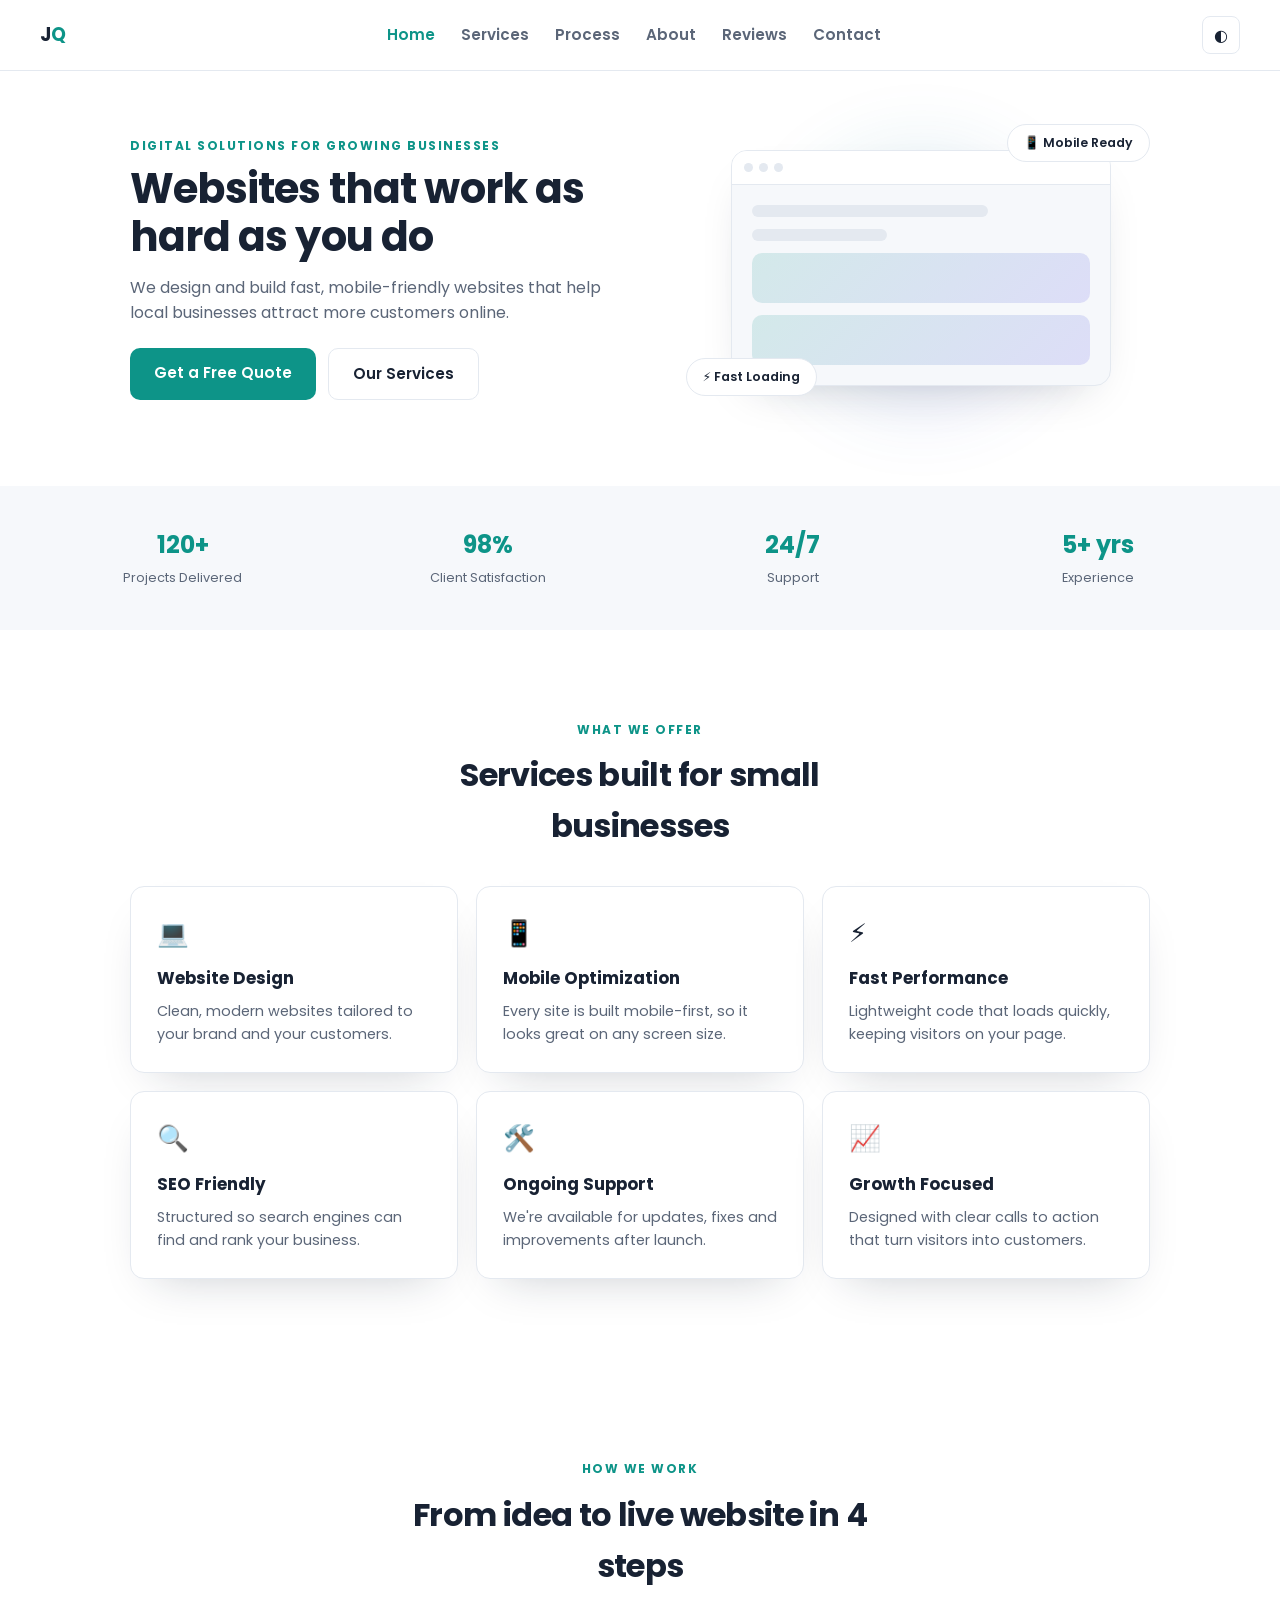
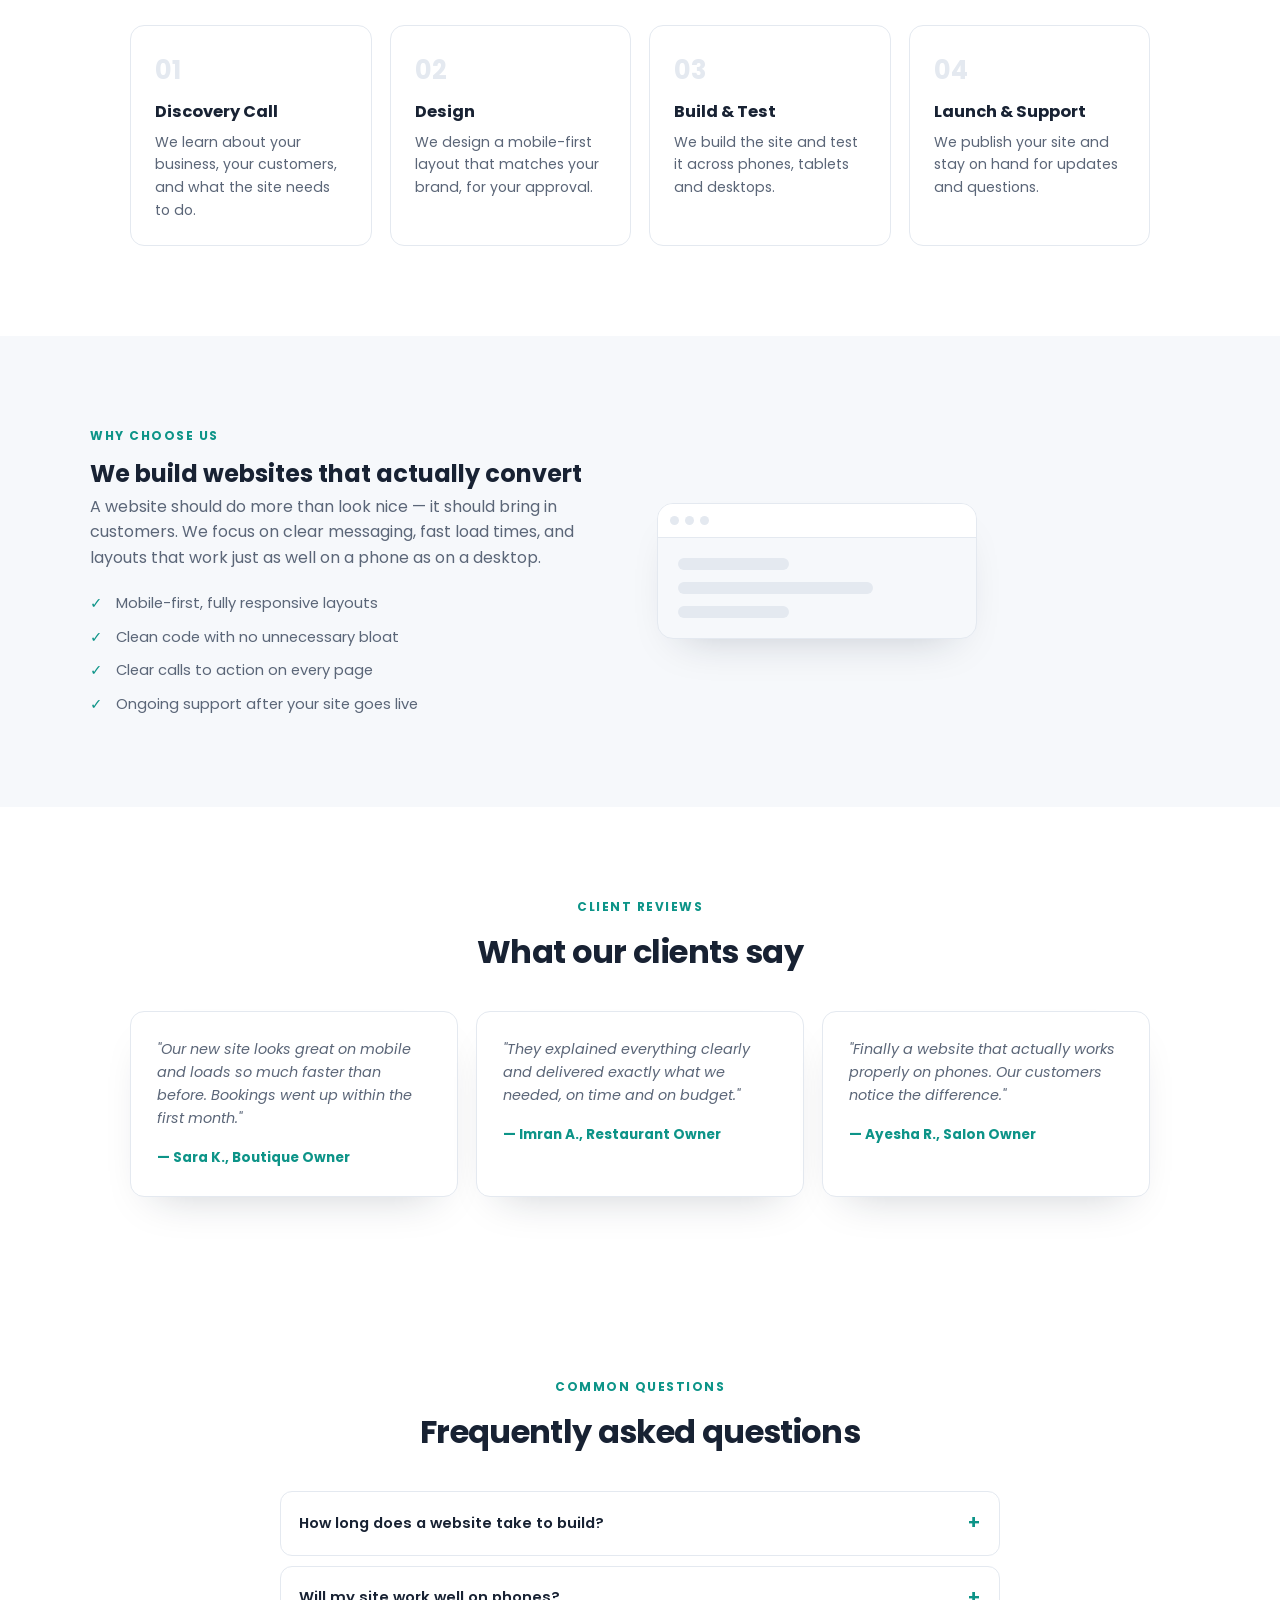
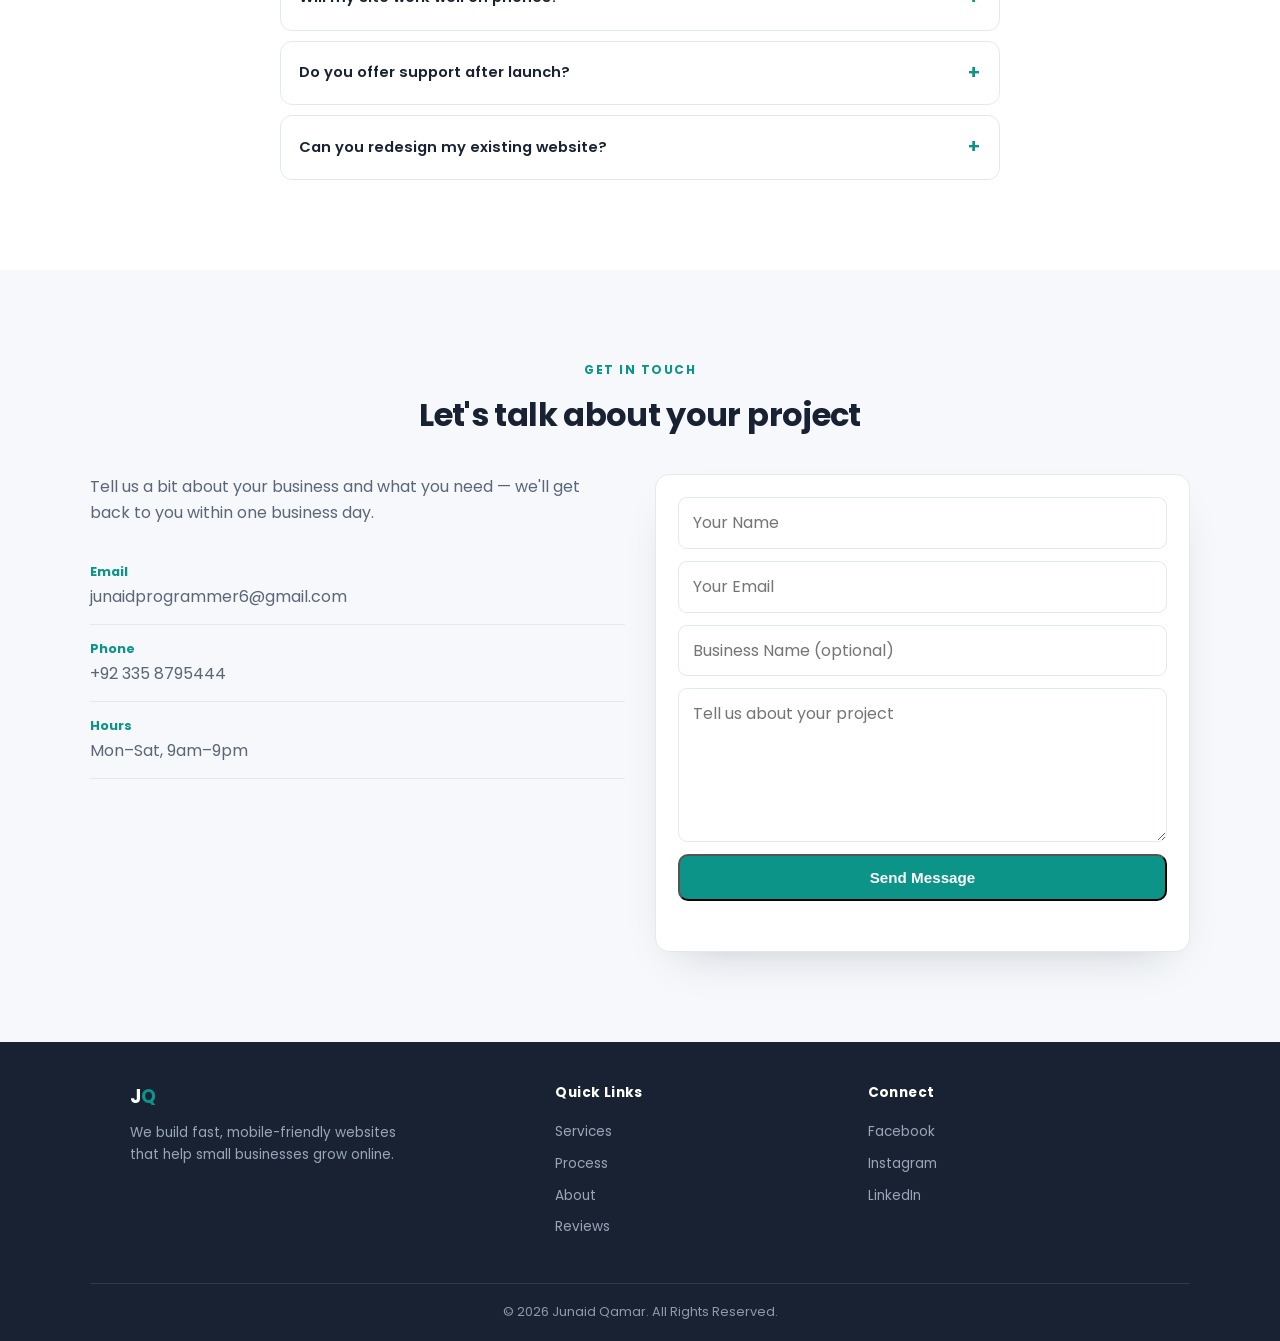
<file: index.html>
<!DOCTYPE html>
<html lang="en">
<head>
<meta charset="utf-8">
<meta name="viewport" content="width=device-width, initial-scale=1">
<title>Junaid Qamar — Digital Solutions for Your Business</title>
<link href="https://fonts.googleapis.com/css2?family=Poppins:wght@400;600;700&display=swap" rel="stylesheet">
<link rel="stylesheet" href="style.css">
</head>
<body>

<div class="progress-bar" id="progressBar"></div>

<header class="header" id="header">
  <a href="#home" class="logo">J<span>Q</span></a>
  <nav class="nav" id="nav">
    <a href="#home" class="active">Home</a>
    <a href="#services">Services</a>
    <a href="#process">Process</a>
    <a href="#about">About</a>
    <a href="#testimonials">Reviews</a>
    <a href="#contact">Contact</a>
  </nav>
  <div class="header-actions">
    <button class="theme-btn" id="themeBtn" aria-label="Toggle light or dark mode">◐</button>
    <button class="menu-btn" id="menuBtn" aria-label="Open menu">☰</button>
  </div>
</header>

<section class="hero" id="home">
  <div class="hero-text reveal">
    <p class="eyebrow">DIGITAL SOLUTIONS FOR GROWING BUSINESSES</p>
    <h1>Websites that work as hard as you do</h1>
    <p class="sub">We design and build fast, mobile-friendly websites that help local businesses attract more customers online.</p>
    <div class="cta">
      <a href="#contact" class="btn primary">Get a Free Quote</a>
      <a href="#services" class="btn secondary">Our Services</a>
    </div>
  </div>
  <div class="hero-visual reveal">
    <div class="blob"></div>
    <div class="mock-screen">
      <div class="mock-bar"><span></span><span></span><span></span></div>
      <div class="mock-body">
        <div class="mock-line w70"></div>
        <div class="mock-line w40"></div>
        <div class="mock-card"></div>
        <div class="mock-card"></div>
      </div>
    </div>
    <div class="float-badge badge-1">📱 Mobile Ready</div>
    <div class="float-badge badge-2">⚡ Fast Loading</div>
  </div>
</section>

<section class="stats">
  <div class="stat reveal"><b>120+</b><span>Projects Delivered</span></div>
  <div class="stat reveal"><b>98%</b><span>Client Satisfaction</span></div>
  <div class="stat reveal"><b>24/7</b><span>Support</span></div>
  <div class="stat reveal"><b>5+ yrs</b><span>Experience</span></div>
</section>

<section class="section" id="services">
  <div class="section-head reveal">
    <p class="eyebrow">WHAT WE OFFER</p>
    <h2>Services built for small businesses</h2>
  </div>
  <div class="grid-3">
    <div class="card reveal">
      <div class="icon">💻</div>
      <h3>Website Design</h3>
      <p>Clean, modern websites tailored to your brand and your customers.</p>
    </div>
    <div class="card reveal">
      <div class="icon">📱</div>
      <h3>Mobile Optimization</h3>
      <p>Every site is built mobile-first, so it looks great on any screen size.</p>
    </div>
    <div class="card reveal">
      <div class="icon">⚡</div>
      <h3>Fast Performance</h3>
      <p>Lightweight code that loads quickly, keeping visitors on your page.</p>
    </div>
    <div class="card reveal">
      <div class="icon">🔍</div>
      <h3>SEO Friendly</h3>
      <p>Structured so search engines can find and rank your business.</p>
    </div>
    <div class="card reveal">
      <div class="icon">🛠️</div>
      <h3>Ongoing Support</h3>
      <p>We're available for updates, fixes and improvements after launch.</p>
    </div>
    <div class="card reveal">
      <div class="icon">📈</div>
      <h3>Growth Focused</h3>
      <p>Designed with clear calls to action that turn visitors into customers.</p>
    </div>
  </div>
</section>

<section class="section" id="process">
  <div class="section-head reveal">
    <p class="eyebrow">HOW WE WORK</p>
    <h2>From idea to live website in 4 steps</h2>
  </div>
  <div class="steps">
    <div class="step reveal">
      <div class="step-num">01</div>
      <h3>Discovery Call</h3>
      <p>We learn about your business, your customers, and what the site needs to do.</p>
    </div>
    <div class="step reveal">
      <div class="step-num">02</div>
      <h3>Design</h3>
      <p>We design a mobile-first layout that matches your brand, for your approval.</p>
    </div>
    <div class="step reveal">
      <div class="step-num">03</div>
      <h3>Build & Test</h3>
      <p>We build the site and test it across phones, tablets and desktops.</p>
    </div>
    <div class="step reveal">
      <div class="step-num">04</div>
      <h3>Launch & Support</h3>
      <p>We publish your site and stay on hand for updates and questions.</p>
    </div>
  </div>
</section>

<section class="section alt" id="about">
  <div class="about-grid">
    <div class="reveal">
      <p class="eyebrow">WHY CHOOSE US</p>
      <h2>We build websites that actually convert</h2>
      <p class="sub">A website should do more than look nice — it should bring in customers. We focus on clear messaging, fast load times, and layouts that work just as well on a phone as on a desktop.</p>
      <ul class="check-list">
        <li>Mobile-first, fully responsive layouts</li>
        <li>Clean code with no unnecessary bloat</li>
        <li>Clear calls to action on every page</li>
        <li>Ongoing support after your site goes live</li>
      </ul>
    </div>
    <div class="reveal">
      <div class="mock-screen small">
        <div class="mock-bar"><span></span><span></span><span></span></div>
        <div class="mock-body">
          <div class="mock-line w40"></div>
          <div class="mock-line w70"></div>
          <div class="mock-line w40"></div>
        </div>
      </div>
    </div>
  </div>
</section>

<section class="section" id="testimonials">
  <div class="section-head reveal">
    <p class="eyebrow">CLIENT REVIEWS</p>
    <h2>What our clients say</h2>
  </div>
  <div class="grid-3">
    <div class="card quote reveal">
      <p>"Our new site looks great on mobile and loads so much faster than before. Bookings went up within the first month."</p>
      <strong>— Sara K., Boutique Owner</strong>
    </div>
    <div class="card quote reveal">
      <p>"They explained everything clearly and delivered exactly what we needed, on time and on budget."</p>
      <strong>— Imran A., Restaurant Owner</strong>
    </div>
    <div class="card quote reveal">
      <p>"Finally a website that actually works properly on phones. Our customers notice the difference."</p>
      <strong>— Ayesha R., Salon Owner</strong>
    </div>
  </div>
</section>

<section class="section" id="faq">
  <div class="section-head reveal">
    <p class="eyebrow">COMMON QUESTIONS</p>
    <h2>Frequently asked questions</h2>
  </div>
  <div class="faq-list reveal">
    <div class="faq-item">
      <button class="faq-q">How long does a website take to build? <span>+</span></button>
      <div class="faq-a"><p>Most small business sites take 2–4 weeks from discovery call to launch, depending on how much content you have ready.</p></div>
    </div>
    <div class="faq-item">
      <button class="faq-q">Will my site work well on phones? <span>+</span></button>
      <div class="faq-a"><p>Yes — every site is built mobile-first, meaning it's designed for phones first and scaled up for tablets and desktops.</p></div>
    </div>
    <div class="faq-item">
      <button class="faq-q">Do you offer support after launch? <span>+</span></button>
      <div class="faq-a"><p>Yes, we offer ongoing support for updates, fixes and small changes after your site goes live.</p></div>
    </div>
    <div class="faq-item">
      <button class="faq-q">Can you redesign my existing website? <span>+</span></button>
      <div class="faq-a"><p>Absolutely. We can redesign and modernize an existing site while keeping the content and branding you want to retain.</p></div>
    </div>
  </div>
</section>

<section class="section alt" id="contact">
  <div class="section-head reveal">
    <p class="eyebrow">GET IN TOUCH</p>
    <h2>Let's talk about your project</h2>
  </div>
  <div class="contact-grid">
    <div class="reveal">
      <p class="sub">Tell us a bit about your business and what you need — we'll get back to you within one business day.</p>
      <div class="info-item"><strong>Email</strong><span>junaidprogrammer6@gmail.com</span></div>
      <div class="info-item"><strong>Phone</strong><span>+92 335 8795444</span></div>
      <div class="info-item"><strong>Hours</strong><span>Mon–Sat, 9am–9pm</span></div>
    </div>
    <form class="form reveal" id="contactForm">
      <input type="text" id="name" placeholder="Your Name" required>
      <input type="email" id="email" placeholder="Your Email" required>
      <input type="text" id="business" placeholder="Business Name (optional)">
      <textarea id="message" rows="5" placeholder="Tell us about your project" required></textarea>
      <button type="submit" class="btn primary">Send Message</button>
      <p class="form-msg" id="formMsg"></p>
    </form>
  </div>
</section>

<footer class="footer">
  <div class="footer-top">
    <div class="footer-brand">
      <a href="#home" class="logo">J<span>Q</span></a>
      <p>We build fast, mobile-friendly websites that help small businesses grow online.</p>
    </div>
    <div class="footer-col">
      <h4>Quick Links</h4>
      <a href="#services">Services</a>
      <a href="#process">Process</a>
      <a href="#about">About</a>
      <a href="#testimonials">Reviews</a>
    </div>
    <div class="footer-col">
      <h4>Connect</h4>
      <a href="https://www.facebook.com/profile.php?id=61586148756602" aria-label="Facebook" target="_blank">Facebook</a>
      <a href="https://www.instagram.com/aiwithjq_official/" aria-label="Instagram" target="_blank">Instagram</a>
      <a href="https://www.linkedin.com/in/junaid-programmer" aria-label="LinkedIn" target="_blank">LinkedIn</a>
    </div>
  </div>
  <div class="footer-bottom">
    <p>© <span id="year"></span> Junaid Qamar. All Rights Reserved.</p>
  </div>
</footer>

<button class="top-btn" id="topBtn" aria-label="Back to top">↑</button>
<script src="script.js"></script>
</body>
</html>
</file>
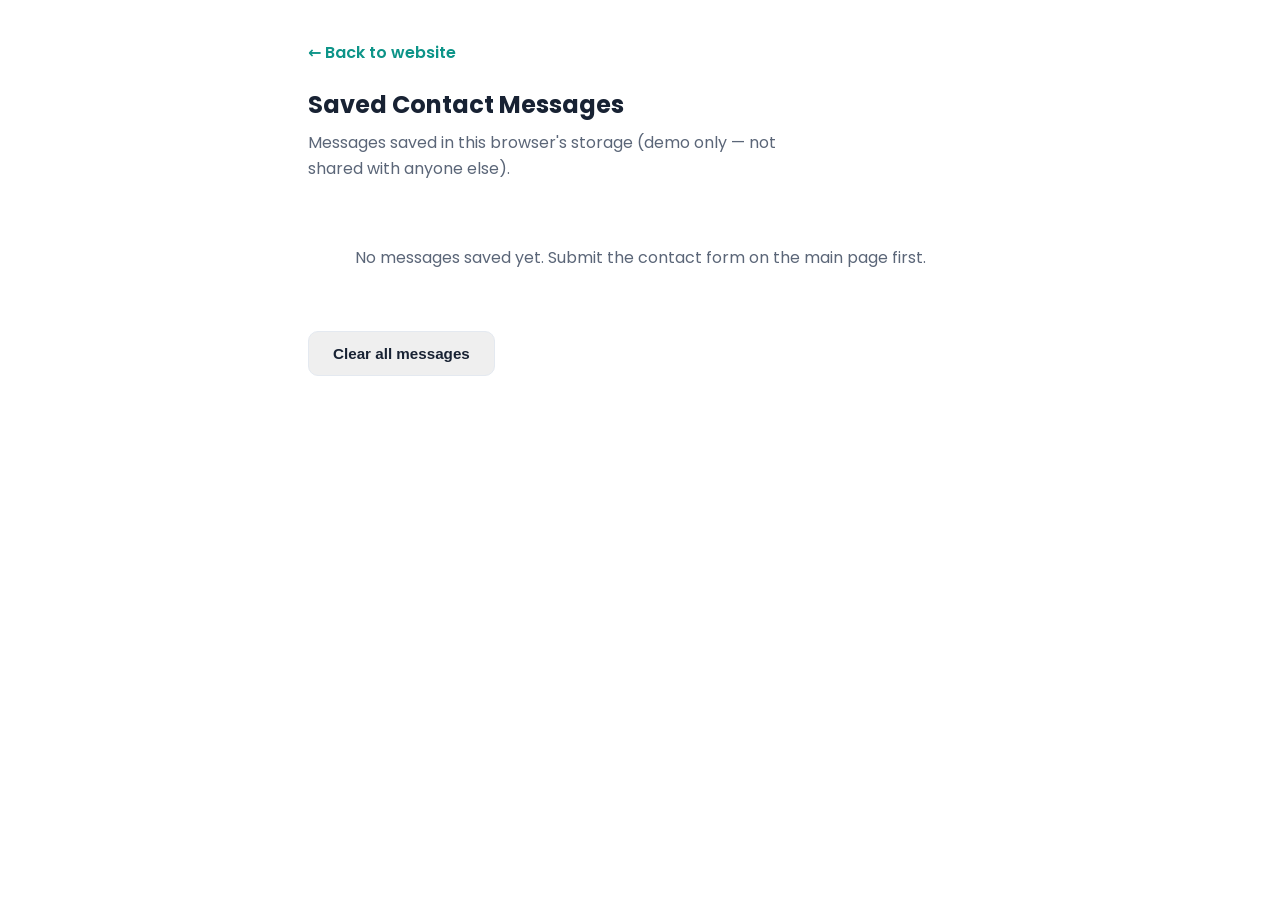
<file: messages.html>
<!DOCTYPE html>
<html lang="en">
<head>
<meta charset="utf-8">
<meta name="viewport" content="width=device-width, initial-scale=1">
<title>Saved Messages | Junaid Qamar</title>
<link href="https://fonts.googleapis.com/css2?family=Poppins:wght@400;600;700&display=swap" rel="stylesheet">
<link rel="stylesheet" href="style.css">
<style>
  body{padding-top:0}
  .wrap{max-width:700px;margin:0 auto;padding:40px 18px 80px}
  .msg-card{background:var(--card);border:1px solid var(--line);border-radius:12px;padding:18px;margin-bottom:14px;box-shadow:var(--shadow)}
  .msg-card .top{display:flex;justify-content:space-between;align-items:baseline;margin-bottom:6px}
  .msg-card b{font-size:1rem}
  .msg-card time{color:var(--mut);font-size:.78rem}
  .msg-card .meta{color:var(--primary);font-size:.82rem;margin-bottom:8px}
  .msg-card p{color:var(--mut);font-size:.92rem}
  .empty{color:var(--mut);text-align:center;padding:40px 0}
  .clear-btn{margin-top:20px}
</style>
</head>
<body>
<div class="wrap">
  <p style="margin-bottom:20px"><a href="index.html" style="color:var(--primary);font-weight:600">← Back to website</a></p>
  <h2 style="margin-bottom:6px">Saved Contact Messages</h2>
  <p class="sub" style="margin-bottom:24px">Messages saved in this browser's storage (demo only — not shared with anyone else).</p>
  <div id="list"></div>
  <button class="btn secondary clear-btn" id="clearBtn">Clear all messages</button>
</div>

<script>
(function () {
  const root = document.documentElement;
  try { const saved = localStorage.getItem("jq_theme"); if (saved) root.dataset.theme = saved; } catch {}
})();

const KEY = "jq_contact_messages";
function escapeHtml(s) {
  return String(s).replace(/[&<>"]/g, c => ({ "&": "&amp;", "<": "&lt;", ">": "&gt;", '"': "&quot;" }[c]));
}
function render() {
  const list = document.getElementById("list");
  let messages = [];
  try { messages = JSON.parse(localStorage.getItem(KEY) || "[]"); } catch {}
  if (messages.length === 0) {
    list.innerHTML = '<p class="empty">No messages saved yet. Submit the contact form on the main page first.</p>';
    return;
  }
  list.innerHTML = messages.map(m => `
    <div class="msg-card">
      <div class="top"><b>${escapeHtml(m.name)}</b><time>${new Date(m.date).toLocaleString()}</time></div>
      <div class="meta">${escapeHtml(m.email)}${m.business ? " · " + escapeHtml(m.business) : ""}</div>
      <p>${escapeHtml(m.message)}</p>
    </div>
  `).join("");
}
document.getElementById("clearBtn").addEventListener("click", () => {
  if (confirm("Clear all saved messages?")) {
    localStorage.removeItem(KEY);
    render();
  }
});
render();
</script>
</body>
</html>
</file>
<file: style.css>
:root{
  --bg:#ffffff; --bg-soft:#f6f8fb; --tx:#182233; --mut:#5b6678; --line:#e4e9f0;
  --primary:#0d9488; --primary-d:#0b7f74; --accent:#4f46e5; --shadow:0 20px 45px -25px rgba(20,30,50,.25);
  --card:#ffffff; --footer-bg:#182233;
  box-sizing:border-box;
}
:root[data-theme="dark"]{
  --bg:#0e1116; --bg-soft:#151a22; --tx:#eef2f7; --mut:#8b96a5; --line:#262f3d;
  --primary:#5eead4; --primary-d:#45c2ac; --accent:#818cf8; --shadow:0 20px 45px -25px rgba(0,0,0,.6);
  --card:#171d28;
}
*{box-sizing:border-box;margin:0;padding:0}
html{scroll-behavior:smooth;scroll-padding-top:70px}
body{font-family:'Poppins',system-ui,sans-serif;color:var(--tx);background:var(--bg);line-height:1.6;overflow-x:hidden;transition:background .25s,color .25s}
a{text-decoration:none;color:inherit}
ul{list-style:none}
img{max-width:100%;display:block}

.progress-bar{position:fixed;top:0;left:0;height:3px;width:0;background:linear-gradient(90deg,var(--primary),var(--accent));z-index:200}

/* ---------- Header (mobile first) ---------- */
.header{
  position:fixed;top:0;left:0;right:0;z-index:100;
  display:flex;align-items:center;justify-content:space-between;
  padding:14px 18px;background:rgba(255,255,255,.92);backdrop-filter:blur(10px);
  border-bottom:1px solid var(--line);
}
.logo{font-weight:700;font-size:1.15rem}
.logo span{color:var(--primary)}
.menu-btn{background:none;border:1px solid var(--line);border-radius:8px;width:38px;height:38px;font-size:1.1rem;cursor:pointer}
.header-actions{display:flex;gap:8px;align-items:center}
.theme-btn{background:var(--card);border:1px solid var(--line);color:var(--tx);border-radius:8px;width:38px;height:38px;font-size:1rem;cursor:pointer;transition:border-color .2s}
.theme-btn:hover{border-color:var(--primary)}
.nav{
  position:fixed;top:62px;left:0;right:0;background:var(--card);border-bottom:1px solid var(--line);
  display:flex;flex-direction:column;padding:10px 18px;gap:4px;
  transform:translateY(-130%);transition:transform .3s;
}
.nav.open{transform:translateY(0)}
.nav a{padding:12px 4px;color:var(--mut);font-weight:600;font-size:.95rem;border-bottom:1px solid var(--line)}
.nav a:last-child{border-bottom:none}
.nav a.active,.nav a:hover{color:var(--primary)}

/* ---------- Buttons ---------- */
.btn{display:inline-block;padding:13px 24px;border-radius:10px;font-weight:600;font-size:.95rem;transition:transform .2s,box-shadow .2s}
.btn.primary{background:var(--primary);color:#fff}
.btn.primary:hover{background:var(--primary-d);transform:translateY(-2px);box-shadow:0 10px 24px -8px var(--primary)}
.btn.secondary{border:1px solid var(--line);color:var(--tx)}
.btn.secondary:hover{border-color:var(--primary);color:var(--primary)}

/* ---------- Hero ---------- */
.hero{padding:110px 18px 60px;display:flex;flex-direction:column;gap:40px;max-width:1100px;margin:auto}
.eyebrow{color:var(--primary);font-weight:700;font-size:.75rem;letter-spacing:1.5px;margin-bottom:10px}
.hero h1{font-size:clamp(1.8rem,6vw,2.6rem);line-height:1.15;margin-bottom:14px;letter-spacing:-.02em}
.sub{color:var(--mut);max-width:50ch;margin-bottom:22px}
.cta{display:flex;flex-wrap:wrap;gap:12px}
.hero-visual{display:flex;justify-content:center;position:relative}
.blob{position:absolute;width:260px;height:260px;border-radius:50%;background:linear-gradient(135deg,var(--primary),var(--accent));opacity:.12;filter:blur(40px);z-index:0}
.mock-screen{position:relative;z-index:1;width:100%;max-width:380px;border:1px solid var(--line);border-radius:16px;box-shadow:var(--shadow);overflow:hidden;background:var(--bg-soft);animation:float 5s ease-in-out infinite}
@keyframes float{0%,100%{transform:translateY(0)}50%{transform:translateY(-10px)}}
.float-badge{position:absolute;z-index:2;background:var(--card);border:1px solid var(--line);box-shadow:var(--shadow);border-radius:99px;padding:8px 16px;font-size:.78rem;font-weight:600;display:none}
.badge-1{top:-6px;right:0}
.badge-2{bottom:10px;left:-6px}
.mock-screen.small{max-width:320px}
.mock-bar{display:flex;gap:6px;padding:12px;background:var(--card);border-bottom:1px solid var(--line)}
.mock-bar span{width:9px;height:9px;border-radius:50%;background:var(--line)}
.mock-body{padding:20px;display:grid;gap:12px}
.mock-line{height:12px;border-radius:6px;background:var(--line)}
.mock-line.w70{width:70%}
.mock-line.w40{width:40%}
.mock-card{height:50px;border-radius:10px;background:linear-gradient(135deg,var(--primary),var(--accent));opacity:.15}

/* ---------- Stats ---------- */
.stats{display:grid;grid-template-columns:repeat(2,1fr);gap:20px;padding:30px 18px;background:var(--bg-soft);text-align:center}
.stat b{display:block;font-size:1.5rem;color:var(--primary)}
.stat span{color:var(--mut);font-size:.8rem}

/* ---------- Sections ---------- */
.section{padding:60px 18px;max-width:1100px;margin:auto}
.section.alt{background:var(--bg-soft);max-width:none;padding-left:18px;padding-right:18px}
.section.alt > *{max-width:1100px;margin-left:auto;margin-right:auto}
.section-head{text-align:center;max-width:520px;margin:0 auto 34px}
.section-head h2{font-size:clamp(1.4rem,4vw,2rem);letter-spacing:-.02em}

.grid-3{display:grid;grid-template-columns:1fr;gap:18px}
.card{background:var(--card);border:1px solid var(--line);border-radius:14px;padding:26px;box-shadow:var(--shadow);transition:transform .25s,border-color .25s}
.card:hover{transform:translateY(-4px);border-color:var(--primary)}
.icon{font-size:1.6rem;margin-bottom:12px}
.card h3{margin-bottom:8px;font-size:1.05rem}
.card p{color:var(--mut);font-size:.9rem}
.card.quote p{font-style:italic;margin-bottom:14px}
.card.quote strong{font-size:.85rem;color:var(--primary)}

.steps{display:grid;grid-template-columns:1fr;gap:18px}
.step{background:var(--card);border:1px solid var(--line);border-radius:14px;padding:24px;position:relative;transition:transform .25s,border-color .25s}
.step:hover{transform:translateY(-4px);border-color:var(--primary)}
.step-num{font-size:1.6rem;font-weight:700;color:var(--line);margin-bottom:8px}
.step h3{margin-bottom:6px;font-size:1.02rem}
.step p{color:var(--mut);font-size:.88rem}

.faq-list{display:grid;gap:10px;max-width:720px;margin:0 auto}
.faq-item{border:1px solid var(--line);border-radius:12px;overflow:hidden;background:var(--card)}
.faq-q{width:100%;text-align:left;background:none;border:none;padding:16px 18px;font:inherit;font-weight:600;font-size:.92rem;cursor:pointer;display:flex;justify-content:space-between;align-items:center;color:var(--tx)}
.faq-q span{color:var(--primary);font-size:1.2rem;transition:transform .25s}
.faq-item.open .faq-q span{transform:rotate(45deg)}
.faq-a{max-height:0;overflow:hidden;transition:max-height .3s ease}
.faq-a p{padding:0 18px 16px;color:var(--mut);font-size:.9rem}
.faq-item.open .faq-a{max-height:200px}

.about-grid{display:grid;gap:34px}
.check-list{margin-top:18px;display:grid;gap:10px}
.check-list li{padding-left:26px;position:relative;color:var(--mut);font-size:.92rem}
.check-list li::before{content:"✓";position:absolute;left:0;color:var(--primary);font-weight:700}

.contact-grid{display:grid;gap:30px}
.info-item{padding:14px 0;border-bottom:1px solid var(--line)}
.info-item strong{display:block;font-size:.8rem;color:var(--primary);margin-bottom:2px}
.info-item span{color:var(--mut)}
.form{display:grid;gap:12px;background:var(--card);padding:22px;border-radius:14px;border:1px solid var(--line);box-shadow:var(--shadow)}
.form input,.form textarea{padding:12px 14px;border:1px solid var(--line);border-radius:9px;font:inherit;width:100%}
.form input:focus,.form textarea:focus{outline:none;border-color:var(--primary)}
.form textarea{resize:vertical}
.form-msg{color:var(--primary);font-size:.85rem;min-height:1.2em}

.footer{background:var(--footer-bg);color:#c7cfdb;padding-top:40px}
.footer-top{max-width:1100px;margin:auto;display:grid;gap:30px;padding:0 18px 30px}
.footer-brand .logo{color:#fff}
.footer-brand p{margin-top:10px;font-size:.85rem;color:#9aa5b8;max-width:32ch}
.footer-col h4{color:#fff;font-size:.85rem;margin-bottom:12px;letter-spacing:.03em}
.footer-col a{display:block;color:#9aa5b8;font-size:.85rem;padding:5px 0;transition:color .2s}
.footer-col a:hover{color:var(--primary)}
.footer-bottom{max-width:1100px;margin:auto;border-top:1px solid rgba(255,255,255,.1);padding:18px;text-align:center;font-size:.8rem;color:#8f99ab}
@media(min-width:700px){.footer-bottom{padding:18px 40px}}

.top-btn{
  position:fixed;right:16px;bottom:16px;width:42px;height:42px;border-radius:50%;
  border:1px solid var(--line);background:var(--card);box-shadow:var(--shadow);cursor:pointer;
  opacity:0;pointer-events:none;transition:opacity .3s;z-index:90;
}
.top-btn.show{opacity:1;pointer-events:auto}

.reveal{opacity:0;transform:translateY(18px);transition:opacity .6s,transform .6s}
.reveal.show{opacity:1;transform:none}
.grid-3 .reveal:nth-child(2),.steps .reveal:nth-child(2){transition-delay:.08s}
.grid-3 .reveal:nth-child(3),.steps .reveal:nth-child(3){transition-delay:.16s}
.grid-3 .reveal:nth-child(4),.steps .reveal:nth-child(4){transition-delay:.24s}
.grid-3 .reveal:nth-child(5){transition-delay:.32s}
.grid-3 .reveal:nth-child(6){transition-delay:.4s}
@media(prefers-reduced-motion:reduce){*{transition:none!important}.reveal{opacity:1;transform:none}}

/* ---------- Tablet and up ---------- */
@media(min-width:700px){
  .header{padding:16px 40px}
  .menu-btn{display:none}
  .nav{position:static;flex-direction:row;transform:none;background:none;border:none;padding:0;gap:26px}
  .nav a{border-bottom:none;padding:4px 0}
  .hero{flex-direction:row;align-items:center;padding:130px 40px 80px;gap:50px}
  .hero-text{flex:1.1}
  .hero-visual{flex:.9;padding:20px}
  .float-badge{display:block}
  .stats{grid-template-columns:repeat(4,1fr);padding:40px}
  .section{padding:90px 40px}
  .section.alt{padding-left:40px;padding-right:40px}
  .grid-3{grid-template-columns:repeat(3,1fr)}
  .steps{grid-template-columns:repeat(4,1fr)}
  .about-grid{grid-template-columns:1fr 1fr;align-items:center}
  .contact-grid{grid-template-columns:1fr 1fr;align-items:start}
  .footer-top{grid-template-columns:1.4fr 1fr 1fr;padding:0 40px 40px}
}
</file>
